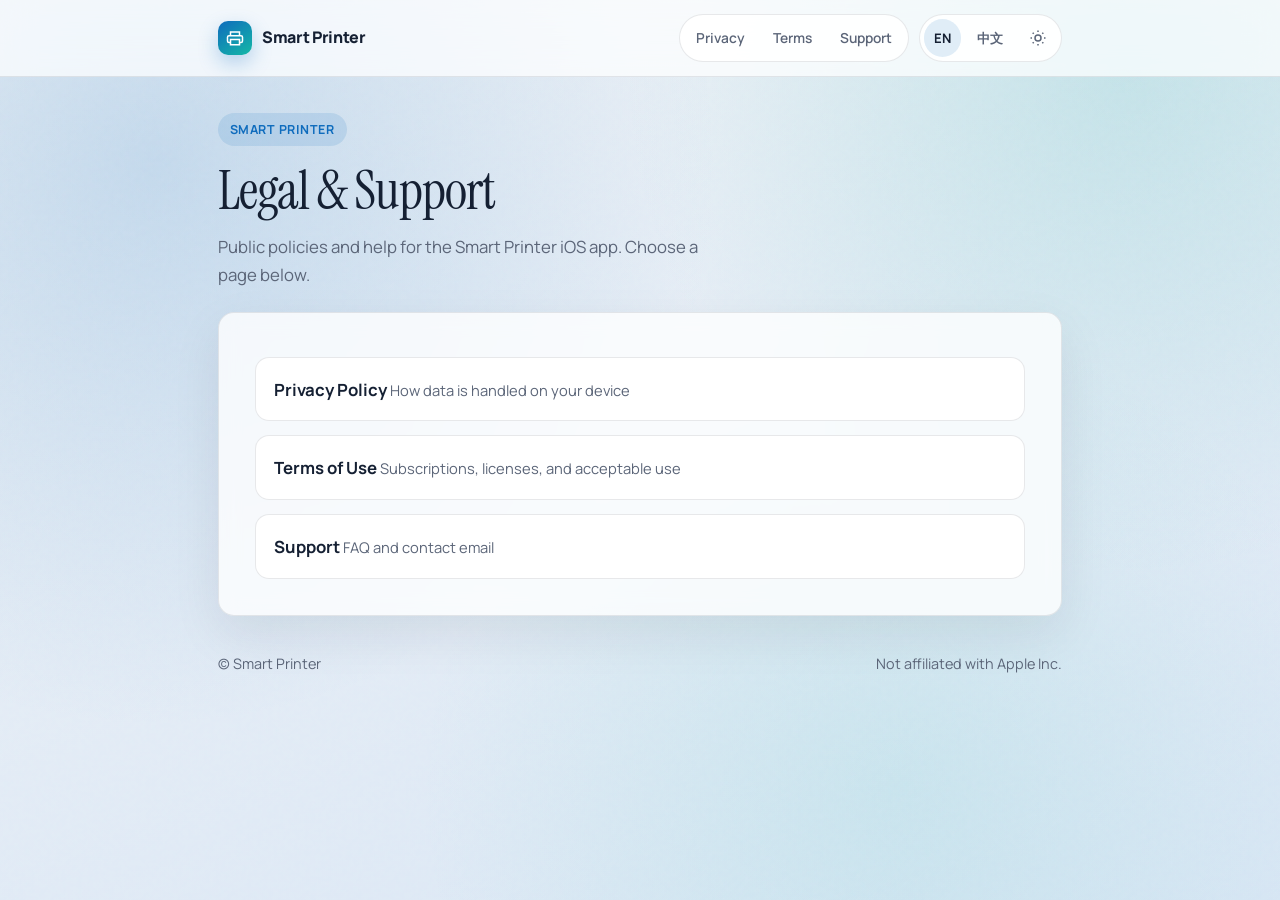
<file: index.html>
<!DOCTYPE html>
<html lang="en" data-theme="light">
<head>
  <meta charset="utf-8" />
  <meta name="viewport" content="width=device-width, initial-scale=1" />
  <meta name="sp-title-en" content="Smart Printer — Legal & Support" />
  <meta name="sp-title-zh-Hans" content="Smart Printer — 法律与支持" />
  <title>Smart Printer — Legal & Support</title>
  <meta name="color-scheme" content="light dark" />
  <script>
    (function () {
      try {
        var t = localStorage.getItem("sp-theme");
        if (!t) t = matchMedia("(prefers-color-scheme: dark)").matches ? "dark" : "light";
        document.documentElement.setAttribute("data-theme", t);
        var l = localStorage.getItem("sp-lang");
        if (!l) l = (navigator.language || "en").toLowerCase().indexOf("zh") === 0 ? "zh-Hans" : "en";
        document.documentElement.setAttribute("lang", l);
      } catch (e) {}
    })();
  </script>
  <link rel="stylesheet" href="styles.css" />
</head>
<body>
  <header class="site-header">
    <div class="nav">
      <a class="brand" href="./">
        <span class="brand-mark" aria-hidden="true">
          <svg viewBox="0 0 24 24" fill="none" stroke="currentColor" stroke-width="2"><path d="M6 9V4h12v5"/><path d="M6 18H4a2 2 0 0 1-2-2v-5a2 2 0 0 1 2-2h16a2 2 0 0 1 2 2v5a2 2 0 0 1-2 2h-2"/><path d="M6 14h12v7H6z"/></svg>
        </span>
        Smart Printer
      </a>
      <div class="nav-right">
        <nav class="nav-links" aria-label="Primary">
          <a href="./privacy/" data-nav="privacy"><span class="lang-en">Privacy</span><span class="lang-zh">隐私</span></a>
          <a href="./terms/" data-nav="terms"><span class="lang-en">Terms</span><span class="lang-zh">条款</span></a>
          <a href="./support/" data-nav="support"><span class="lang-en">Support</span><span class="lang-zh">支持</span></a>
        </nav>
        <div class="controls" role="group" aria-label="Language and theme">
          <button type="button" class="ctrl-btn" data-lang="en">EN</button>
          <button type="button" class="ctrl-btn" data-lang="zh-Hans">中文</button>
          <button type="button" class="ctrl-btn theme-btn" data-theme-toggle aria-label="Toggle theme">
            <svg class="icon-sun" viewBox="0 0 24 24" fill="none" stroke="currentColor" stroke-width="2"><circle cx="12" cy="12" r="4"/><path d="M12 2v2M12 20v2M4.9 4.9l1.4 1.4M17.7 17.7l1.4 1.4M2 12h2M20 12h2M4.9 19.1l1.4-1.4M17.7 6.3l1.4-1.4"/></svg>
            <svg class="icon-moon" viewBox="0 0 24 24" fill="none" stroke="currentColor" stroke-width="2"><path d="M21 14.5A8.5 8.5 0 1 1 9.5 3 7 7 0 0 0 21 14.5z"/></svg>
          </button>
        </div>
      </div>
    </div>
  </header>

  <main>
    <section class="hero">
      <div class="eyebrow">Smart Printer</div>
      <div class="lang-en">
        <h1>Legal &amp; Support</h1>
        <p>Public policies and help for the Smart Printer iOS app. Choose a page below.</p>
      </div>
      <div class="lang-zh">
        <h1>法律与支持</h1>
        <p>Smart Printer iOS 应用的公开政策与帮助页面，请选择下方入口。</p>
      </div>
    </section>

    <section class="card">
      <div class="home-grid">
        <a class="home-link" href="./privacy/">
          <strong class="lang-en">Privacy Policy</strong>
          <strong class="lang-zh">隐私政策</strong>
          <span class="lang-en">How data is handled on your device</span>
          <span class="lang-zh">说明数据在设备本地如何处理</span>
        </a>
        <a class="home-link" href="./terms/">
          <strong class="lang-en">Terms of Use</strong>
          <strong class="lang-zh">服务条款</strong>
          <span class="lang-en">Subscriptions, licenses, and acceptable use</span>
          <span class="lang-zh">订阅、许可与可接受使用说明</span>
        </a>
        <a class="home-link" href="./support/">
          <strong class="lang-en">Support</strong>
          <strong class="lang-zh">支持</strong>
          <span class="lang-en">FAQ and contact email</span>
          <span class="lang-zh">常见问题与联系邮箱</span>
        </a>
      </div>
    </section>
  </main>

  <footer class="site-footer">
    <span>© Smart Printer</span>
    <span class="lang-en">Not affiliated with Apple Inc.</span>
    <span class="lang-zh">与 Apple Inc. 无关联</span>
  </footer>
  <script src="site.js"></script>
</body>
</html>
</file>
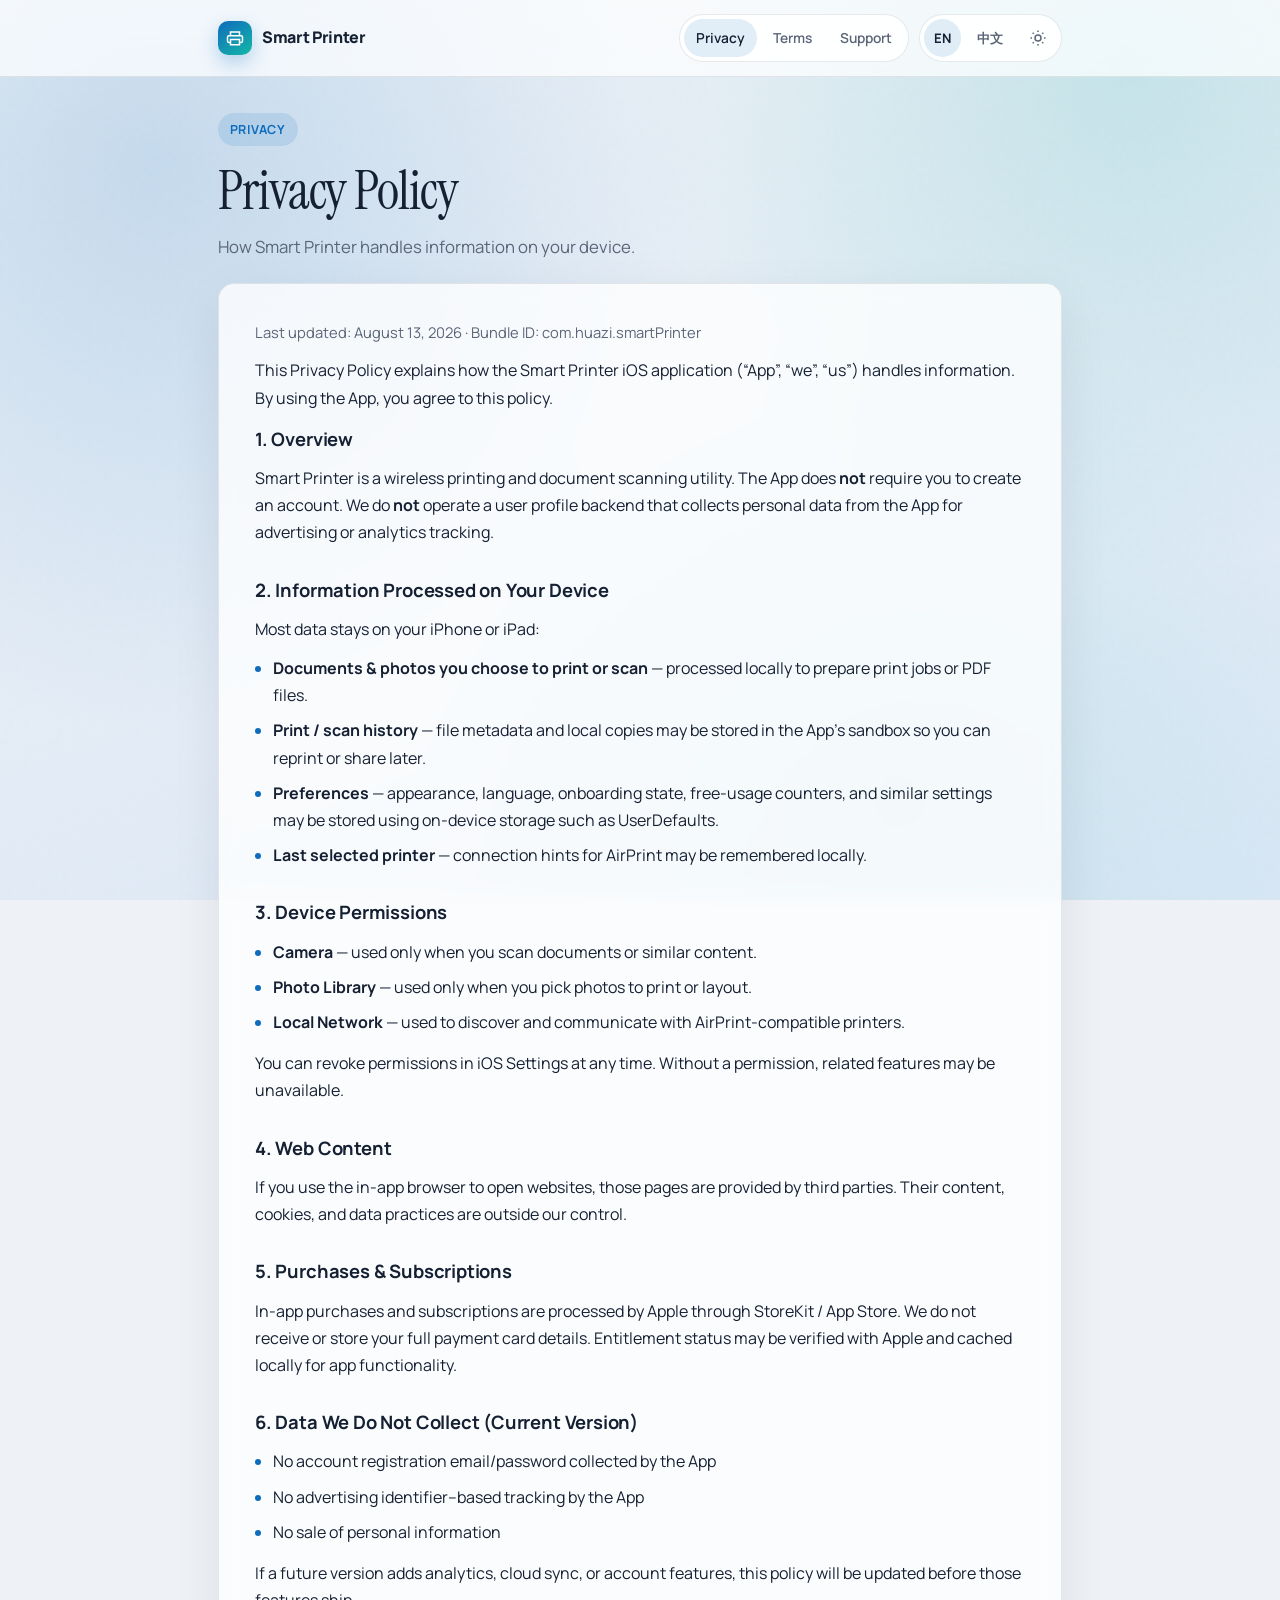
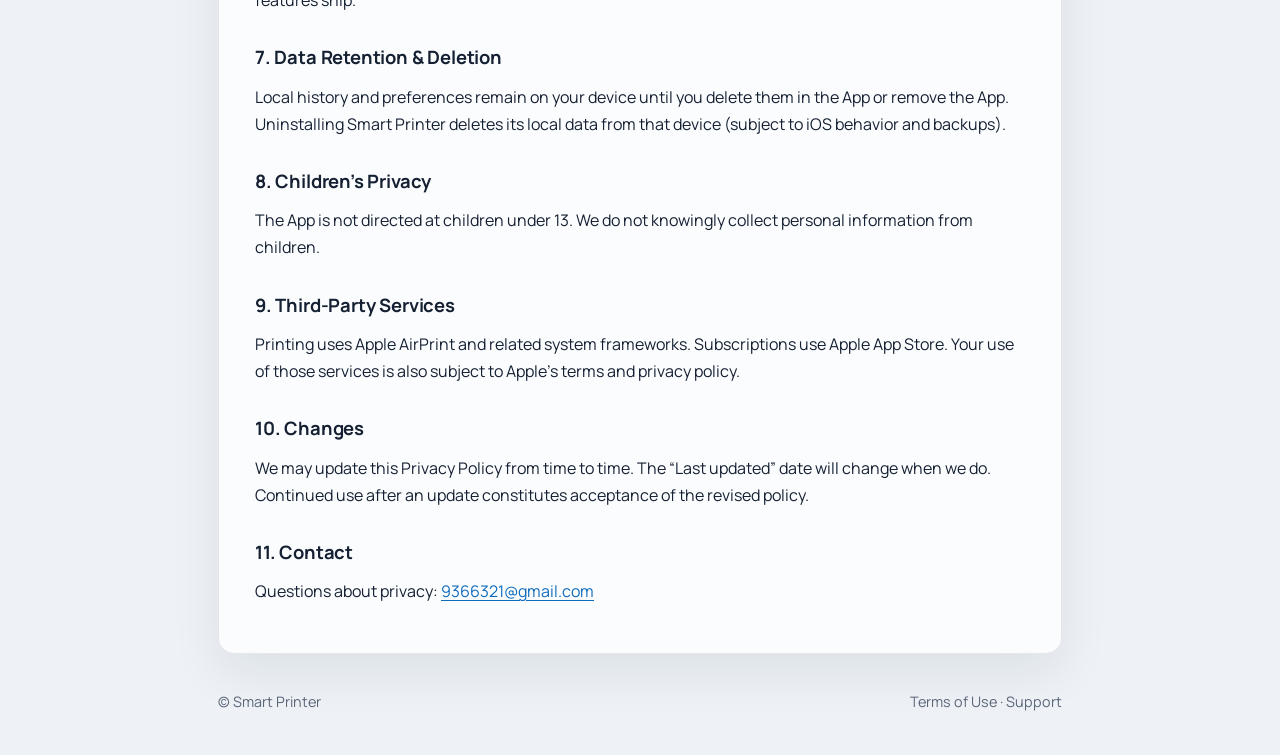
<file: privacy/index.html>
<!DOCTYPE html>
<html lang="en" data-theme="light">
<head>
  <meta charset="utf-8" />
  <meta name="viewport" content="width=device-width, initial-scale=1" />
  <meta name="sp-title-en" content="Privacy Policy — Smart Printer" />
  <meta name="sp-title-zh-Hans" content="隐私政策 — Smart Printer" />
  <title>Privacy Policy — Smart Printer</title>
  <meta name="color-scheme" content="light dark" />
  <script>
    (function () {
      try {
        var t = localStorage.getItem("sp-theme");
        if (!t) t = matchMedia("(prefers-color-scheme: dark)").matches ? "dark" : "light";
        document.documentElement.setAttribute("data-theme", t);
        var l = localStorage.getItem("sp-lang");
        if (!l) l = (navigator.language || "en").toLowerCase().indexOf("zh") === 0 ? "zh-Hans" : "en";
        document.documentElement.setAttribute("lang", l);
      } catch (e) {}
    })();
  </script>
  <link rel="stylesheet" href="../styles.css" />
</head>
<body>
  <header class="site-header">
    <div class="nav">
      <a class="brand" href="../">
        <span class="brand-mark" aria-hidden="true">
          <svg viewBox="0 0 24 24" fill="none" stroke="currentColor" stroke-width="2"><path d="M6 9V4h12v5"/><path d="M6 18H4a2 2 0 0 1-2-2v-5a2 2 0 0 1 2-2h16a2 2 0 0 1 2 2v5a2 2 0 0 1-2 2h-2"/><path d="M6 14h12v7H6z"/></svg>
        </span>
        Smart Printer
      </a>
      <div class="nav-right">
        <nav class="nav-links" aria-label="Primary">
          <a href="../privacy/" data-nav="privacy"><span class="lang-en">Privacy</span><span class="lang-zh">隐私</span></a>
          <a href="../terms/" data-nav="terms"><span class="lang-en">Terms</span><span class="lang-zh">条款</span></a>
          <a href="../support/" data-nav="support"><span class="lang-en">Support</span><span class="lang-zh">支持</span></a>
        </nav>
        <div class="controls" role="group" aria-label="Language and theme">
          <button type="button" class="ctrl-btn" data-lang="en">EN</button>
          <button type="button" class="ctrl-btn" data-lang="zh-Hans">中文</button>
          <button type="button" class="ctrl-btn theme-btn" data-theme-toggle aria-label="Toggle theme">
            <svg class="icon-sun" viewBox="0 0 24 24" fill="none" stroke="currentColor" stroke-width="2"><circle cx="12" cy="12" r="4"/><path d="M12 2v2M12 20v2M4.9 4.9l1.4 1.4M17.7 17.7l1.4 1.4M2 12h2M20 12h2M4.9 19.1l1.4-1.4M17.7 6.3l1.4-1.4"/></svg>
            <svg class="icon-moon" viewBox="0 0 24 24" fill="none" stroke="currentColor" stroke-width="2"><path d="M21 14.5A8.5 8.5 0 1 1 9.5 3 7 7 0 0 0 21 14.5z"/></svg>
          </button>
        </div>
      </div>
    </div>
  </header>

  <main>
    <section class="hero">
      <div class="eyebrow">Privacy</div>
      <div class="lang-en"><h1>Privacy Policy</h1><p>How Smart Printer handles information on your device.</p></div>
      <div class="lang-zh"><h1>隐私政策</h1><p>说明 Smart Printer 如何在你的设备上处理信息。</p></div>
    </section>

    <article class="card">
      <div class="lang-en">
        <p class="meta">Last updated: August 13, 2026 · Bundle ID: com.huazi.smartPrinter</p>
        <p>This Privacy Policy explains how the Smart Printer iOS application (“App”, “we”, “us”) handles information. By using the App, you agree to this policy.</p>
        <h2>1. Overview</h2>
        <p>Smart Printer is a wireless printing and document scanning utility. The App does <strong>not</strong> require you to create an account. We do <strong>not</strong> operate a user profile backend that collects personal data from the App for advertising or analytics tracking.</p>
        <h2>2. Information Processed on Your Device</h2>
        <p>Most data stays on your iPhone or iPad:</p>
        <ul>
          <li><strong>Documents &amp; photos you choose to print or scan</strong> — processed locally to prepare print jobs or PDF files.</li>
          <li><strong>Print / scan history</strong> — file metadata and local copies may be stored in the App’s sandbox so you can reprint or share later.</li>
          <li><strong>Preferences</strong> — appearance, language, onboarding state, free-usage counters, and similar settings may be stored using on-device storage such as UserDefaults.</li>
          <li><strong>Last selected printer</strong> — connection hints for AirPrint may be remembered locally.</li>
        </ul>
        <h2>3. Device Permissions</h2>
        <ul>
          <li><strong>Camera</strong> — used only when you scan documents or similar content.</li>
          <li><strong>Photo Library</strong> — used only when you pick photos to print or layout.</li>
          <li><strong>Local Network</strong> — used to discover and communicate with AirPrint-compatible printers.</li>
        </ul>
        <p>You can revoke permissions in iOS Settings at any time. Without a permission, related features may be unavailable.</p>
        <h2>4. Web Content</h2>
        <p>If you use the in-app browser to open websites, those pages are provided by third parties. Their content, cookies, and data practices are outside our control.</p>
        <h2>5. Purchases &amp; Subscriptions</h2>
        <p>In-app purchases and subscriptions are processed by Apple through StoreKit / App Store. We do not receive or store your full payment card details. Entitlement status may be verified with Apple and cached locally for app functionality.</p>
        <h2>6. Data We Do Not Collect (Current Version)</h2>
        <ul>
          <li>No account registration email/password collected by the App</li>
          <li>No advertising identifier–based tracking by the App</li>
          <li>No sale of personal information</li>
        </ul>
        <p>If a future version adds analytics, cloud sync, or account features, this policy will be updated before those features ship.</p>
        <h2>7. Data Retention &amp; Deletion</h2>
        <p>Local history and preferences remain on your device until you delete them in the App or remove the App. Uninstalling Smart Printer deletes its local data from that device (subject to iOS behavior and backups).</p>
        <h2>8. Children’s Privacy</h2>
        <p>The App is not directed at children under 13. We do not knowingly collect personal information from children.</p>
        <h2>9. Third-Party Services</h2>
        <p>Printing uses Apple AirPrint and related system frameworks. Subscriptions use Apple App Store. Your use of those services is also subject to Apple’s terms and privacy policy.</p>
        <h2>10. Changes</h2>
        <p>We may update this Privacy Policy from time to time. The “Last updated” date will change when we do. Continued use after an update constitutes acceptance of the revised policy.</p>
        <h2>11. Contact</h2>
        <p>Questions about privacy: <a href="mailto:9366321@gmail.com">9366321@gmail.com</a></p>
      </div>

      <div class="lang-zh">
        <p class="meta">最近更新：2026 年 8 月 13 日 · Bundle ID：com.huazi.smartPrinter</p>
        <p>本隐私政策说明 Smart Printer iOS 应用（“本应用”“我们”）如何处理信息。使用本应用即表示你同意本政策。</p>
        <h2>1. 概述</h2>
        <p>Smart Printer 是一款无线打印与文档扫描工具。本应用<strong>不需要</strong>注册账号。我们<strong>不</strong>运营用于广告或分析跟踪的用户资料后台。</p>
        <h2>2. 在你设备本地处理的信息</h2>
        <ul>
          <li><strong>你选择打印或扫描的文档与照片</strong> — 在本地处理以生成打印任务或 PDF。</li>
          <li><strong>打印 / 扫描历史</strong> — 可能保存在应用沙盒中，便于再次打印或分享。</li>
          <li><strong>偏好设置</strong> — 外观、语言、引导状态、免费次数等可能通过 UserDefaults 等本地存储保存。</li>
          <li><strong>最近使用的打印机</strong> — 可能在本地记住，以便连接 AirPrint 打印机。</li>
        </ul>
        <h2>3. 设备权限</h2>
        <ul>
          <li><strong>相机</strong> — 仅在你扫描文档等场景使用。</li>
          <li><strong>相册</strong> — 仅在你选择照片打印或拼版时使用。</li>
          <li><strong>本地网络</strong> — 用于发现并连接同一网络中的 AirPrint 打印机。</li>
        </ul>
        <p>你可以随时在 iOS 设置中撤销权限；缺少相应权限时，相关功能可能不可用。</p>
        <h2>4. 网页内容</h2>
        <p>若你使用应用内浏览器打开网站，页面由第三方提供，其内容与数据做法不由我们控制。</p>
        <h2>5. 购买与订阅</h2>
        <p>应用内购买与订阅由 Apple 通过 App Store / StoreKit 处理。我们不会接收或存储你的完整支付卡信息。权益状态可能经 Apple 校验，并在本地缓存以供功能使用。</p>
        <h2>6. 当前版本未收集的内容</h2>
        <ul>
          <li>不收集应用内账号注册邮箱/密码</li>
          <li>不进行基于广告标识符的跟踪</li>
          <li>不出售个人信息</li>
        </ul>
        <p>若未来版本增加分析、云同步或账号功能，我们会在上线前更新本政策。</p>
        <h2>7. 保留与删除</h2>
        <p>本地历史与偏好会保留在设备上，直到你在应用中删除或卸载应用（并受 iOS 与备份机制影响）。</p>
        <h2>8. 儿童隐私</h2>
        <p>本应用不以 13 岁以下儿童为对象，我们不会故意收集儿童的个人信息。</p>
        <h2>9. 第三方服务</h2>
        <p>打印使用 Apple AirPrint 及相关系统框架；订阅使用 App Store。你使用这些服务时，亦受 Apple 条款与隐私政策约束。</p>
        <h2>10. 变更</h2>
        <p>我们可能不时更新本隐私政策，并以顶部日期为准。继续使用即表示接受更新后的政策。</p>
        <h2>11. 联系方式</h2>
        <p>隐私相关问题：<a href="mailto:9366321@gmail.com">9366321@gmail.com</a></p>
      </div>
    </article>
  </main>

  <footer class="site-footer">
    <span>© Smart Printer</span>
    <span>
      <a href="../terms/"><span class="lang-en">Terms of Use</span><span class="lang-zh">服务条款</span></a>
      ·
      <a href="../support/"><span class="lang-en">Support</span><span class="lang-zh">支持</span></a>
    </span>
  </footer>
  <script src="../site.js"></script>
</body>
</html>
</file>
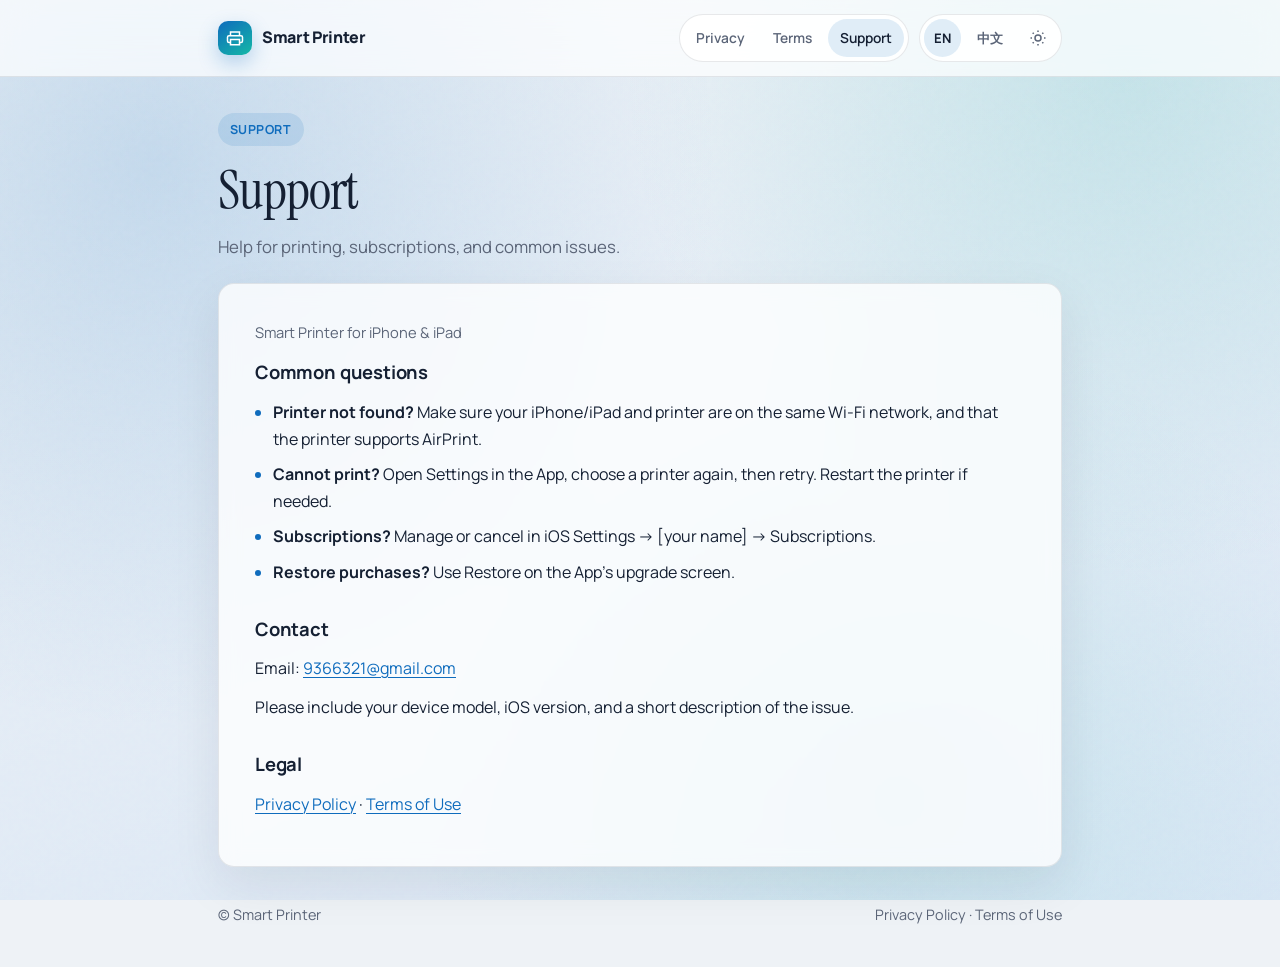
<file: support/index.html>
<!DOCTYPE html>
<html lang="en" data-theme="light">
<head>
  <meta charset="utf-8" />
  <meta name="viewport" content="width=device-width, initial-scale=1" />
  <meta name="sp-title-en" content="Support — Smart Printer" />
  <meta name="sp-title-zh-Hans" content="支持 — Smart Printer" />
  <title>Support — Smart Printer</title>
  <meta name="color-scheme" content="light dark" />
  <script>
    (function () {
      try {
        var t = localStorage.getItem("sp-theme");
        if (!t) t = matchMedia("(prefers-color-scheme: dark)").matches ? "dark" : "light";
        document.documentElement.setAttribute("data-theme", t);
        var l = localStorage.getItem("sp-lang");
        if (!l) l = (navigator.language || "en").toLowerCase().indexOf("zh") === 0 ? "zh-Hans" : "en";
        document.documentElement.setAttribute("lang", l);
      } catch (e) {}
    })();
  </script>
  <link rel="stylesheet" href="../styles.css" />
</head>
<body>
  <header class="site-header">
    <div class="nav">
      <a class="brand" href="../">
        <span class="brand-mark" aria-hidden="true">
          <svg viewBox="0 0 24 24" fill="none" stroke="currentColor" stroke-width="2"><path d="M6 9V4h12v5"/><path d="M6 18H4a2 2 0 0 1-2-2v-5a2 2 0 0 1 2-2h16a2 2 0 0 1 2 2v5a2 2 0 0 1-2 2h-2"/><path d="M6 14h12v7H6z"/></svg>
        </span>
        Smart Printer
      </a>
      <div class="nav-right">
        <nav class="nav-links" aria-label="Primary">
          <a href="../privacy/" data-nav="privacy"><span class="lang-en">Privacy</span><span class="lang-zh">隐私</span></a>
          <a href="../terms/" data-nav="terms"><span class="lang-en">Terms</span><span class="lang-zh">条款</span></a>
          <a href="../support/" data-nav="support"><span class="lang-en">Support</span><span class="lang-zh">支持</span></a>
        </nav>
        <div class="controls" role="group" aria-label="Language and theme">
          <button type="button" class="ctrl-btn" data-lang="en">EN</button>
          <button type="button" class="ctrl-btn" data-lang="zh-Hans">中文</button>
          <button type="button" class="ctrl-btn theme-btn" data-theme-toggle aria-label="Toggle theme">
            <svg class="icon-sun" viewBox="0 0 24 24" fill="none" stroke="currentColor" stroke-width="2"><circle cx="12" cy="12" r="4"/><path d="M12 2v2M12 20v2M4.9 4.9l1.4 1.4M17.7 17.7l1.4 1.4M2 12h2M20 12h2M4.9 19.1l1.4-1.4M17.7 6.3l1.4-1.4"/></svg>
            <svg class="icon-moon" viewBox="0 0 24 24" fill="none" stroke="currentColor" stroke-width="2"><path d="M21 14.5A8.5 8.5 0 1 1 9.5 3 7 7 0 0 0 21 14.5z"/></svg>
          </button>
        </div>
      </div>
    </div>
  </header>

  <main>
    <section class="hero">
      <div class="eyebrow">Support</div>
      <div class="lang-en"><h1>Support</h1><p>Help for printing, subscriptions, and common issues.</p></div>
      <div class="lang-zh"><h1>支持</h1><p>打印、订阅与常见问题帮助。</p></div>
    </section>

    <article class="card">
      <div class="lang-en">
        <p class="meta">Smart Printer for iPhone &amp; iPad</p>
        <h2>Common questions</h2>
        <ul>
          <li><strong>Printer not found?</strong> Make sure your iPhone/iPad and printer are on the same Wi‑Fi network, and that the printer supports AirPrint.</li>
          <li><strong>Cannot print?</strong> Open Settings in the App, choose a printer again, then retry. Restart the printer if needed.</li>
          <li><strong>Subscriptions?</strong> Manage or cancel in iOS Settings → [your name] → Subscriptions.</li>
          <li><strong>Restore purchases?</strong> Use Restore on the App’s upgrade screen.</li>
        </ul>
        <h2>Contact</h2>
        <p>Email: <a href="mailto:9366321@gmail.com">9366321@gmail.com</a></p>
        <p>Please include your device model, iOS version, and a short description of the issue.</p>
        <h2>Legal</h2>
        <p><a href="../privacy/">Privacy Policy</a> · <a href="../terms/">Terms of Use</a></p>
      </div>

      <div class="lang-zh">
        <p class="meta">适用于 iPhone 与 iPad</p>
        <h2>常见问题</h2>
        <ul>
          <li><strong>找不到打印机？</strong>请确认 iPhone/iPad 与打印机连接同一 Wi‑Fi，且打印机支持 AirPrint。</li>
          <li><strong>无法打印？</strong>请在应用设置中重新选择打印机后重试，必要时重启打印机。</li>
          <li><strong>订阅管理？</strong>请前往 iOS 设置 → 你的姓名 → 订阅。</li>
          <li><strong>恢复购买？</strong>请在应用升级页面使用「恢复购买」。</li>
        </ul>
        <h2>联系我们</h2>
        <p>邮箱：<a href="mailto:9366321@gmail.com">9366321@gmail.com</a></p>
        <p>请附上设备型号、iOS 版本与问题简述。</p>
        <h2>法律信息</h2>
        <p><a href="../privacy/">隐私政策</a> · <a href="../terms/">服务条款</a></p>
      </div>
    </article>
  </main>

  <footer class="site-footer">
    <span>© Smart Printer</span>
    <span>
      <a href="../privacy/"><span class="lang-en">Privacy Policy</span><span class="lang-zh">隐私政策</span></a>
      ·
      <a href="../terms/"><span class="lang-en">Terms of Use</span><span class="lang-zh">服务条款</span></a>
    </span>
  </footer>
  <script src="../site.js"></script>
</body>
</html>
</file>
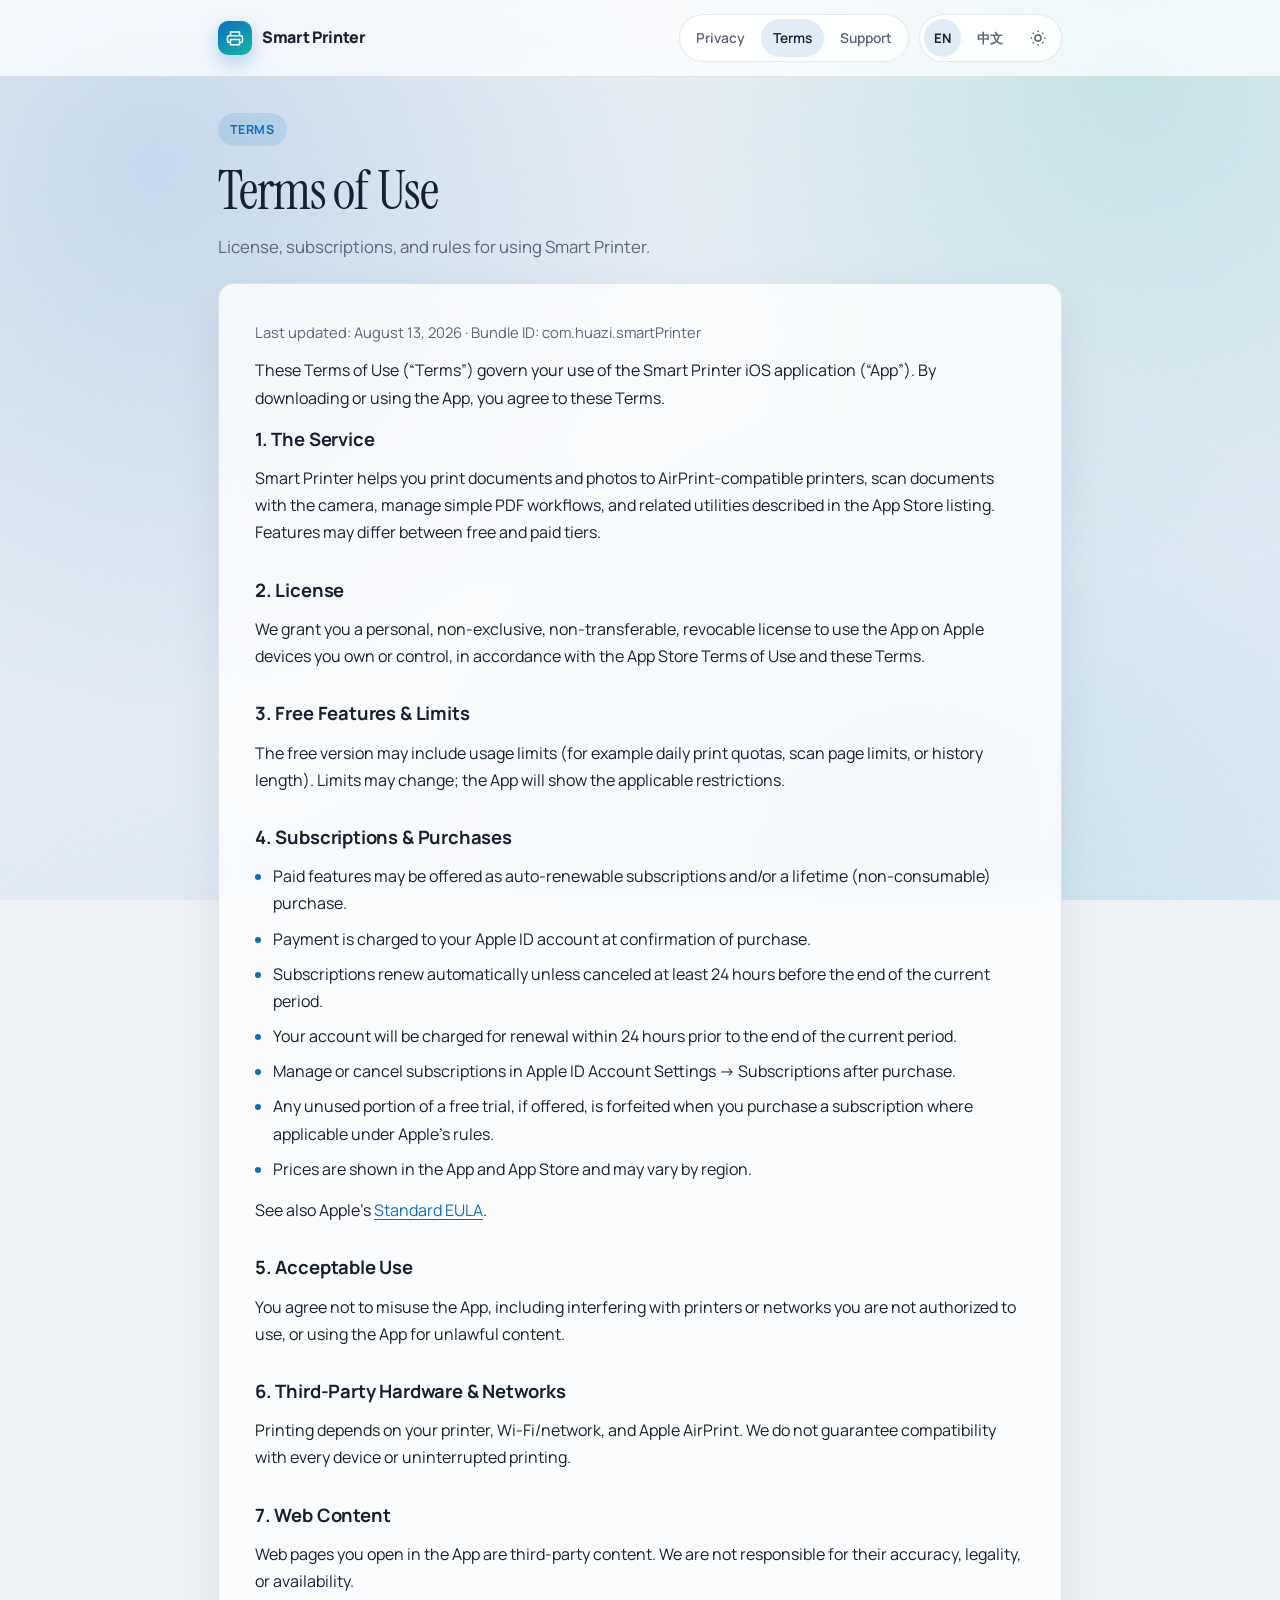
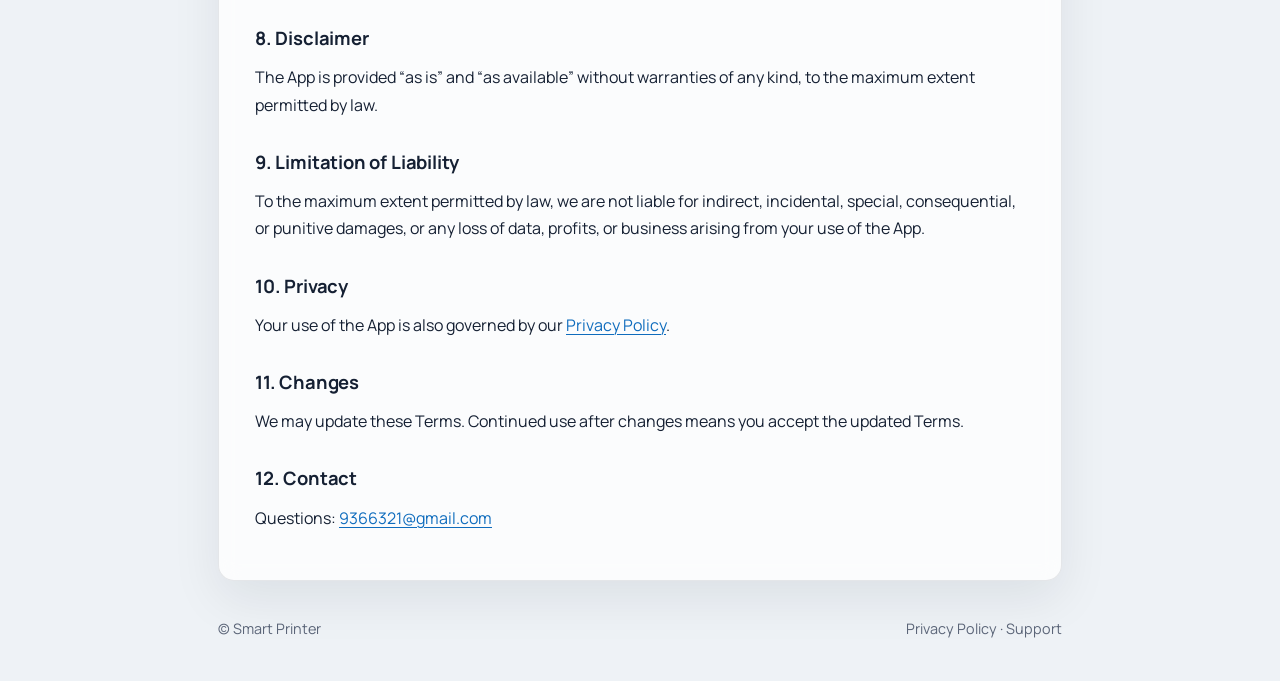
<file: terms/index.html>
<!DOCTYPE html>
<html lang="en" data-theme="light">
<head>
  <meta charset="utf-8" />
  <meta name="viewport" content="width=device-width, initial-scale=1" />
  <meta name="sp-title-en" content="Terms of Use — Smart Printer" />
  <meta name="sp-title-zh-Hans" content="服务条款 — Smart Printer" />
  <title>Terms of Use — Smart Printer</title>
  <meta name="color-scheme" content="light dark" />
  <script>
    (function () {
      try {
        var t = localStorage.getItem("sp-theme");
        if (!t) t = matchMedia("(prefers-color-scheme: dark)").matches ? "dark" : "light";
        document.documentElement.setAttribute("data-theme", t);
        var l = localStorage.getItem("sp-lang");
        if (!l) l = (navigator.language || "en").toLowerCase().indexOf("zh") === 0 ? "zh-Hans" : "en";
        document.documentElement.setAttribute("lang", l);
      } catch (e) {}
    })();
  </script>
  <link rel="stylesheet" href="../styles.css" />
</head>
<body>
  <header class="site-header">
    <div class="nav">
      <a class="brand" href="../">
        <span class="brand-mark" aria-hidden="true">
          <svg viewBox="0 0 24 24" fill="none" stroke="currentColor" stroke-width="2"><path d="M6 9V4h12v5"/><path d="M6 18H4a2 2 0 0 1-2-2v-5a2 2 0 0 1 2-2h16a2 2 0 0 1 2 2v5a2 2 0 0 1-2 2h-2"/><path d="M6 14h12v7H6z"/></svg>
        </span>
        Smart Printer
      </a>
      <div class="nav-right">
        <nav class="nav-links" aria-label="Primary">
          <a href="../privacy/" data-nav="privacy"><span class="lang-en">Privacy</span><span class="lang-zh">隐私</span></a>
          <a href="../terms/" data-nav="terms"><span class="lang-en">Terms</span><span class="lang-zh">条款</span></a>
          <a href="../support/" data-nav="support"><span class="lang-en">Support</span><span class="lang-zh">支持</span></a>
        </nav>
        <div class="controls" role="group" aria-label="Language and theme">
          <button type="button" class="ctrl-btn" data-lang="en">EN</button>
          <button type="button" class="ctrl-btn" data-lang="zh-Hans">中文</button>
          <button type="button" class="ctrl-btn theme-btn" data-theme-toggle aria-label="Toggle theme">
            <svg class="icon-sun" viewBox="0 0 24 24" fill="none" stroke="currentColor" stroke-width="2"><circle cx="12" cy="12" r="4"/><path d="M12 2v2M12 20v2M4.9 4.9l1.4 1.4M17.7 17.7l1.4 1.4M2 12h2M20 12h2M4.9 19.1l1.4-1.4M17.7 6.3l1.4-1.4"/></svg>
            <svg class="icon-moon" viewBox="0 0 24 24" fill="none" stroke="currentColor" stroke-width="2"><path d="M21 14.5A8.5 8.5 0 1 1 9.5 3 7 7 0 0 0 21 14.5z"/></svg>
          </button>
        </div>
      </div>
    </div>
  </header>

  <main>
    <section class="hero">
      <div class="eyebrow">Terms</div>
      <div class="lang-en"><h1>Terms of Use</h1><p>License, subscriptions, and rules for using Smart Printer.</p></div>
      <div class="lang-zh"><h1>服务条款</h1><p>使用 Smart Printer 的许可、订阅与规则说明。</p></div>
    </section>

    <article class="card">
      <div class="lang-en">
        <p class="meta">Last updated: August 13, 2026 · Bundle ID: com.huazi.smartPrinter</p>
        <p>These Terms of Use (“Terms”) govern your use of the Smart Printer iOS application (“App”). By downloading or using the App, you agree to these Terms.</p>
        <h2>1. The Service</h2>
        <p>Smart Printer helps you print documents and photos to AirPrint-compatible printers, scan documents with the camera, manage simple PDF workflows, and related utilities described in the App Store listing. Features may differ between free and paid tiers.</p>
        <h2>2. License</h2>
        <p>We grant you a personal, non-exclusive, non-transferable, revocable license to use the App on Apple devices you own or control, in accordance with the App Store Terms of Use and these Terms.</p>
        <h2>3. Free Features &amp; Limits</h2>
        <p>The free version may include usage limits (for example daily print quotas, scan page limits, or history length). Limits may change; the App will show the applicable restrictions.</p>
        <h2>4. Subscriptions &amp; Purchases</h2>
        <ul>
          <li>Paid features may be offered as auto-renewable subscriptions and/or a lifetime (non-consumable) purchase.</li>
          <li>Payment is charged to your Apple ID account at confirmation of purchase.</li>
          <li>Subscriptions renew automatically unless canceled at least 24 hours before the end of the current period.</li>
          <li>Your account will be charged for renewal within 24 hours prior to the end of the current period.</li>
          <li>Manage or cancel subscriptions in Apple ID Account Settings → Subscriptions after purchase.</li>
          <li>Any unused portion of a free trial, if offered, is forfeited when you purchase a subscription where applicable under Apple’s rules.</li>
          <li>Prices are shown in the App and App Store and may vary by region.</li>
        </ul>
        <p>See also Apple’s <a href="https://www.apple.com/legal/internet-services/itunes/dev/stdeula/" rel="noopener">Standard EULA</a>.</p>
        <h2>5. Acceptable Use</h2>
        <p>You agree not to misuse the App, including interfering with printers or networks you are not authorized to use, or using the App for unlawful content.</p>
        <h2>6. Third-Party Hardware &amp; Networks</h2>
        <p>Printing depends on your printer, Wi‑Fi/network, and Apple AirPrint. We do not guarantee compatibility with every device or uninterrupted printing.</p>
        <h2>7. Web Content</h2>
        <p>Web pages you open in the App are third-party content. We are not responsible for their accuracy, legality, or availability.</p>
        <h2>8. Disclaimer</h2>
        <p>The App is provided “as is” and “as available” without warranties of any kind, to the maximum extent permitted by law.</p>
        <h2>9. Limitation of Liability</h2>
        <p>To the maximum extent permitted by law, we are not liable for indirect, incidental, special, consequential, or punitive damages, or any loss of data, profits, or business arising from your use of the App.</p>
        <h2>10. Privacy</h2>
        <p>Your use of the App is also governed by our <a href="../privacy/">Privacy Policy</a>.</p>
        <h2>11. Changes</h2>
        <p>We may update these Terms. Continued use after changes means you accept the updated Terms.</p>
        <h2>12. Contact</h2>
        <p>Questions: <a href="mailto:9366321@gmail.com">9366321@gmail.com</a></p>
      </div>

      <div class="lang-zh">
        <p class="meta">最近更新：2026 年 8 月 13 日 · Bundle ID：com.huazi.smartPrinter</p>
        <p>本服务条款（“条款”）约束你对 Smart Printer iOS 应用（“本应用”）的使用。下载或使用本应用即表示你同意本条款。</p>
        <h2>1. 服务说明</h2>
        <p>Smart Printer 帮助你通过 AirPrint 打印机打印文档与照片、使用相机扫描文档，以及进行简单的 PDF 相关操作。免费版与付费版功能可能不同。</p>
        <h2>2. 许可</h2>
        <p>我们授予你一项个人的、非独占、不可转让、可撤销的许可，供你在拥有或控制的 Apple 设备上依 App Store 条款与本条款使用本应用。</p>
        <h2>3. 免费功能与限制</h2>
        <p>免费版可能包含使用限制（例如每日打印次数、扫描页数或历史条数）。具体限制以应用内展示为准。</p>
        <h2>4. 订阅与购买</h2>
        <ul>
          <li>付费功能可能以自动续期订阅和/或终身买断形式提供。</li>
          <li>费用将在确认购买时计入你的 Apple ID 账户。</li>
          <li>订阅会自动续期，除非你在当前周期结束前至少 24 小时取消。</li>
          <li>续期费用将在当前周期结束前 24 小时内扣除。</li>
          <li>购买后可在 Apple ID 账户设置 → 订阅 中管理或取消。</li>
          <li>如提供免费试用，在适用 Apple 规则下，购买订阅可能导致未使用的试用部分被放弃。</li>
          <li>价格以应用与 App Store 展示为准，可能因地区而异。</li>
        </ul>
        <p>同时可参考 <a href="https://www.apple.com/legal/internet-services/itunes/dev/stdeula/" rel="noopener">Apple 标准最终用户许可协议</a>。</p>
        <h2>5. 可接受使用</h2>
        <p>你不得滥用本应用，包括未经授权访问打印机或网络，或将本应用用于违法内容。</p>
        <h2>6. 第三方硬件与网络</h2>
        <p>打印取决于你的打印机、Wi‑Fi/网络以及 Apple AirPrint。我们不保证兼容所有设备或打印不中断。</p>
        <h2>7. 网页内容</h2>
        <p>你在应用中打开的网页为第三方内容，我们不对其准确性、合法性或可用性负责。</p>
        <h2>8. 免责声明</h2>
        <p>在法律允许的最大范围内，本应用按“现状”与“可用”基础提供，不作任何明示或默示保证。</p>
        <h2>9. 责任限制</h2>
        <p>在法律允许的最大范围内，我们不对因使用本应用产生的间接、附带、特殊、后果性或惩罚性损害，或数据/利润/业务损失承担责任。</p>
        <h2>10. 隐私</h2>
        <p>使用本应用亦受我们的<a href="../privacy/">隐私政策</a>约束。</p>
        <h2>11. 变更</h2>
        <p>我们可能更新本条款；继续使用即表示接受更新后的条款。</p>
        <h2>12. 联系方式</h2>
        <p><a href="mailto:9366321@gmail.com">9366321@gmail.com</a></p>
      </div>
    </article>
  </main>

  <footer class="site-footer">
    <span>© Smart Printer</span>
    <span>
      <a href="../privacy/"><span class="lang-en">Privacy Policy</span><span class="lang-zh">隐私政策</span></a>
      ·
      <a href="../support/"><span class="lang-en">Support</span><span class="lang-zh">支持</span></a>
    </span>
  </footer>
  <script src="../site.js"></script>
</body>
</html>
</file>
<file: styles.css>
@import url("https://fonts.googleapis.com/css2?family=Manrope:wght@400;500;600;700;800&family=Instrument+Serif:ital@0;1&display=swap");

:root {
  --font-sans: "Manrope", system-ui, sans-serif;
  --font-display: "Instrument Serif", Georgia, serif;
  --radius: 16px;
  --radius-sm: 10px;
  --max: 820px;
  --ease: cubic-bezier(0.22, 1, 0.36, 1);
  --shadow: 0 18px 50px rgba(15, 23, 42, 0.08);
}

[data-theme="light"] {
  --bg: #eef2f6;
  --bg-accent: #d9e6f5;
  --surface: rgba(255, 255, 255, 0.78);
  --surface-solid: #ffffff;
  --text: #152033;
  --muted: #5b6578;
  --border: rgba(21, 32, 51, 0.1);
  --accent: #0f6cbd;
  --accent-soft: rgba(15, 108, 189, 0.12);
  --nav-bg: rgba(255, 255, 255, 0.72);
  --chip: rgba(255, 255, 255, 0.9);
  --glow: radial-gradient(circle at 12% 18%, rgba(15, 108, 189, 0.18), transparent 42%),
    radial-gradient(circle at 88% 8%, rgba(14, 165, 160, 0.16), transparent 36%),
    radial-gradient(circle at 70% 88%, rgba(20, 184, 166, 0.1), transparent 40%);
}

[data-theme="dark"] {
  --bg: #0b1220;
  --bg-accent: #132033;
  --surface: rgba(18, 28, 46, 0.78);
  --surface-solid: #121c2e;
  --text: #e8eef8;
  --muted: #9aa8bf;
  --border: rgba(232, 238, 248, 0.12);
  --accent: #5eb1ff;
  --accent-soft: rgba(94, 177, 255, 0.16);
  --nav-bg: rgba(11, 18, 32, 0.72);
  --chip: rgba(18, 28, 46, 0.92);
  --shadow: 0 18px 50px rgba(0, 0, 0, 0.35);
  --glow: radial-gradient(circle at 14% 12%, rgba(94, 177, 255, 0.18), transparent 40%),
    radial-gradient(circle at 86% 16%, rgba(45, 212, 191, 0.12), transparent 34%),
    radial-gradient(circle at 60% 90%, rgba(15, 108, 189, 0.14), transparent 42%);
}

* { box-sizing: border-box; }
html { scroll-behavior: smooth; }
body {
  margin: 0;
  min-height: 100vh;
  font-family: var(--font-sans);
  color: var(--text);
  background: var(--bg);
  line-height: 1.7;
  transition: background 0.35s var(--ease), color 0.35s var(--ease);
}

body::before {
  content: "";
  position: fixed;
  inset: 0;
  z-index: -2;
  background: var(--glow), linear-gradient(160deg, var(--bg), var(--bg-accent));
}

body::after {
  content: "";
  position: fixed;
  inset: 0;
  z-index: -1;
  opacity: 0.35;
  pointer-events: none;
  background-image: url("data:image/svg+xml,%3Csvg viewBox='0 0 200 200' xmlns='http://www.w3.org/2000/svg'%3E%3Cfilter id='n'%3E%3CfeTurbulence type='fractalNoise' baseFrequency='0.85' numOctaves='4' stitchTiles='stitch'/%3E%3C/filter%3E%3Crect width='100%25' height='100%25' filter='url(%23n)' opacity='0.55'/%3E%3C/svg%3E");
  mix-blend-mode: soft-light;
}

a {
  color: var(--accent);
  text-decoration-thickness: 1px;
  text-underline-offset: 3px;
  transition: opacity 0.2s var(--ease);
}
a:hover { opacity: 0.82; }

.site-header {
  position: sticky;
  top: 0;
  z-index: 40;
  backdrop-filter: blur(16px) saturate(1.2);
  -webkit-backdrop-filter: blur(16px) saturate(1.2);
  background: var(--nav-bg);
  border-bottom: 1px solid var(--border);
}

.nav {
  max-width: calc(var(--max) + 64px);
  margin: 0 auto;
  padding: 14px 20px;
  display: flex;
  align-items: center;
  justify-content: space-between;
  gap: 16px;
}

.brand {
  display: inline-flex;
  align-items: center;
  gap: 10px;
  color: var(--text);
  text-decoration: none;
  font-weight: 800;
  letter-spacing: -0.02em;
}

.brand-mark {
  width: 34px;
  height: 34px;
  border-radius: 10px;
  display: grid;
  place-items: center;
  background: linear-gradient(145deg, #0f6cbd, #14b8a6);
  color: #fff;
  box-shadow: 0 8px 20px rgba(15, 108, 189, 0.28);
}

.brand-mark svg { width: 18px; height: 18px; }

.nav-right {
  display: flex;
  align-items: center;
  gap: 10px;
  flex-wrap: wrap;
  justify-content: flex-end;
}

.nav-links {
  display: flex;
  gap: 4px;
  padding: 4px;
  border-radius: 999px;
  background: var(--chip);
  border: 1px solid var(--border);
}

.nav-links a {
  text-decoration: none;
  color: var(--muted);
  font-size: 0.86rem;
  font-weight: 600;
  padding: 7px 12px;
  border-radius: 999px;
  transition: background 0.2s var(--ease), color 0.2s var(--ease);
}

.nav-links a:hover,
.nav-links a.is-active {
  color: var(--text);
  background: var(--accent-soft);
  opacity: 1;
}

.controls {
  display: inline-flex;
  gap: 6px;
  padding: 4px;
  border-radius: 999px;
  background: var(--chip);
  border: 1px solid var(--border);
}

.ctrl-btn {
  appearance: none;
  border: 0;
  background: transparent;
  color: var(--muted);
  font: inherit;
  font-size: 0.82rem;
  font-weight: 700;
  padding: 7px 10px;
  border-radius: 999px;
  cursor: pointer;
  transition: background 0.2s var(--ease), color 0.2s var(--ease), transform 0.2s var(--ease);
}

.ctrl-btn:hover { color: var(--text); }
.ctrl-btn.is-active {
  background: var(--accent-soft);
  color: var(--text);
}
.ctrl-btn:active { transform: scale(0.96); }

.theme-btn {
  width: 38px;
  height: 38px;
  padding: 0;
  display: grid;
  place-items: center;
}
.theme-btn svg { width: 18px; height: 18px; }
.theme-btn .icon-moon { display: none; }
[data-theme="dark"] .theme-btn .icon-sun { display: none; }
[data-theme="dark"] .theme-btn .icon-moon { display: block; }

main {
  max-width: calc(var(--max) + 64px);
  margin: 0 auto;
  padding: 36px 20px 28px;
}

.hero {
  margin-bottom: 22px;
  animation: rise 0.7s var(--ease) both;
}

.eyebrow {
  display: inline-flex;
  align-items: center;
  gap: 8px;
  padding: 6px 12px;
  border-radius: 999px;
  background: var(--accent-soft);
  color: var(--accent);
  font-size: 0.78rem;
  font-weight: 700;
  letter-spacing: 0.04em;
  text-transform: uppercase;
}

.hero h1 {
  margin: 14px 0 10px;
  font-family: var(--font-display);
  font-size: clamp(2.2rem, 5vw, 3.4rem);
  font-weight: 400;
  letter-spacing: -0.02em;
  line-height: 1.15;
}

.hero p {
  margin: 0;
  max-width: 48ch;
  color: var(--muted);
  font-size: 1.05rem;
}

.card {
  background: var(--surface);
  border: 1px solid var(--border);
  border-radius: var(--radius);
  box-shadow: var(--shadow);
  backdrop-filter: blur(10px);
  -webkit-backdrop-filter: blur(10px);
  padding: clamp(22px, 4vw, 36px);
  animation: rise 0.75s var(--ease) 0.08s both;
}

.meta {
  color: var(--muted);
  font-size: 0.92rem;
  margin: 0 0 22px;
}

.card h2 {
  margin: 28px 0 10px;
  font-size: 1.15rem;
  letter-spacing: -0.01em;
}

.card h2:first-of-type { margin-top: 8px; }

.card p { margin: 0 0 12px; }
.card ul {
  margin: 0 0 14px;
  padding-left: 1.15rem;
}
.card li { margin: 0 0 8px; color: var(--text); }
.card li::marker { color: var(--accent); }

.home-grid {
  display: grid;
  gap: 14px;
  margin-top: 8px;
}

.home-link {
  display: block;
  text-decoration: none;
  color: var(--text);
  padding: 18px 18px 16px;
  border-radius: 14px;
  border: 1px solid var(--border);
  background: var(--surface-solid);
  transition: transform 0.25s var(--ease), border-color 0.25s var(--ease), box-shadow 0.25s var(--ease);
}

.home-link:hover {
  transform: translateY(-2px);
  border-color: color-mix(in srgb, var(--accent) 45%, var(--border));
  box-shadow: 0 14px 30px rgba(15, 108, 189, 0.12);
  opacity: 1;
}

.home-link strong {
  display: block;
  font-size: 1.05rem;
  margin-bottom: 4px;
}

.home-link span {
  color: var(--muted);
  font-size: 0.92rem;
}

.lang-en,
.lang-zh { display: none !important; }
html[lang="en"] .lang-en,
html[lang="zh-Hans"] .lang-zh { display: revert !important; }

.site-footer {
  max-width: calc(var(--max) + 64px);
  margin: 0 auto;
  padding: 8px 20px 40px;
  color: var(--muted);
  font-size: 0.9rem;
  display: flex;
  flex-wrap: wrap;
  gap: 8px 16px;
  justify-content: space-between;
  animation: rise 0.8s var(--ease) 0.12s both;
}

.site-footer a { color: var(--muted); text-decoration: none; }
.site-footer a:hover { color: var(--accent); opacity: 1; }

@keyframes rise {
  from { opacity: 0; transform: translateY(12px); }
  to { opacity: 1; transform: translateY(0); }
}

@media (max-width: 720px) {
  .nav { flex-direction: column; align-items: stretch; }
  .nav-right { justify-content: space-between; }
  .nav-links { width: 100%; justify-content: space-between; }
  .nav-links a { flex: 1; text-align: center; padding-inline: 8px; }
}

@media (prefers-reduced-motion: reduce) {
  *, *::before, *::after {
    animation: none !important;
    transition: none !important;
  }
}
</file>
